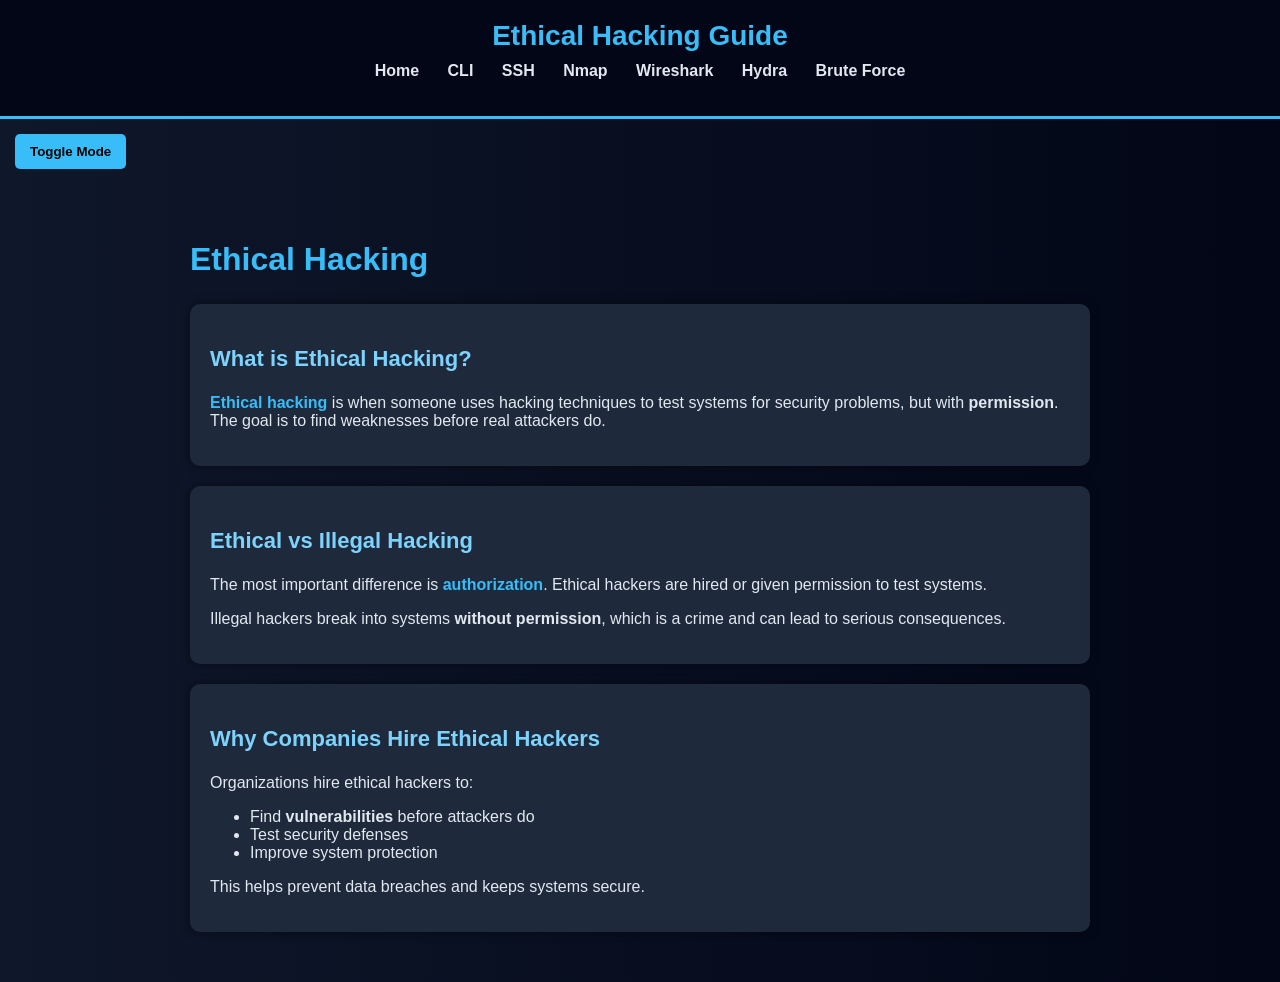
<file: index.html>
<!DOCTYPE html>
<html lang="en">
<head>
    <meta charset="UTF-8">
    <title>Ethical Hacking Guide</title>
    <link rel="stylesheet" href="style.css">
</head>

<body>

<nav>
    <h1>Ethical Hacking Guide</h1>
    <ul>
        <li><a href="index.html">Home</a></li>
        <li><a href="cli.html">CLI</a></li>
        <li><a href="ssh.html">SSH</a></li>
        <li><a href="nmap.html">Nmap</a></li>
        <li><a href="wireshark.html">Wireshark</a></li>
        <li><a href="hydra.html">Hydra</a></li>
        <li><a href="bruteforce.html">Brute Force</a></li>
    </ul>
</nav>

<button onclick="toggleMode()">Toggle Mode</button>

<main>

<h2>Ethical Hacking</h2>

<div class="section">
<h3>What is Ethical Hacking?</h3>
<p>
<span class="highlight">Ethical hacking</span> is when someone uses hacking techniques to test systems
for security problems, but with <b>permission</b>. The goal is to find weaknesses
before real attackers do.
</p>
</div>

<div class="section">
<h3>Ethical vs Illegal Hacking</h3>
<p>
The most important difference is <span class="highlight">authorization</span>.
Ethical hackers are hired or given permission to test systems.
</p>

<p>
Illegal hackers break into systems <b>without permission</b>, which is a crime
and can lead to serious consequences.
</p>
</div>

<div class="section">
<h3>Why Companies Hire Ethical Hackers</h3>
<p>
Organizations hire ethical hackers to:
</p>

<ul>
<li>Find <b>vulnerabilities</b> before attackers do</li>
<li>Test security defenses</li>
<li>Improve system protection</li>
</ul>

<p>
This helps prevent data breaches and keeps systems secure.
</p>
</div>

</main>

<script src="script.js"></script>
</body>
</html>
</file>
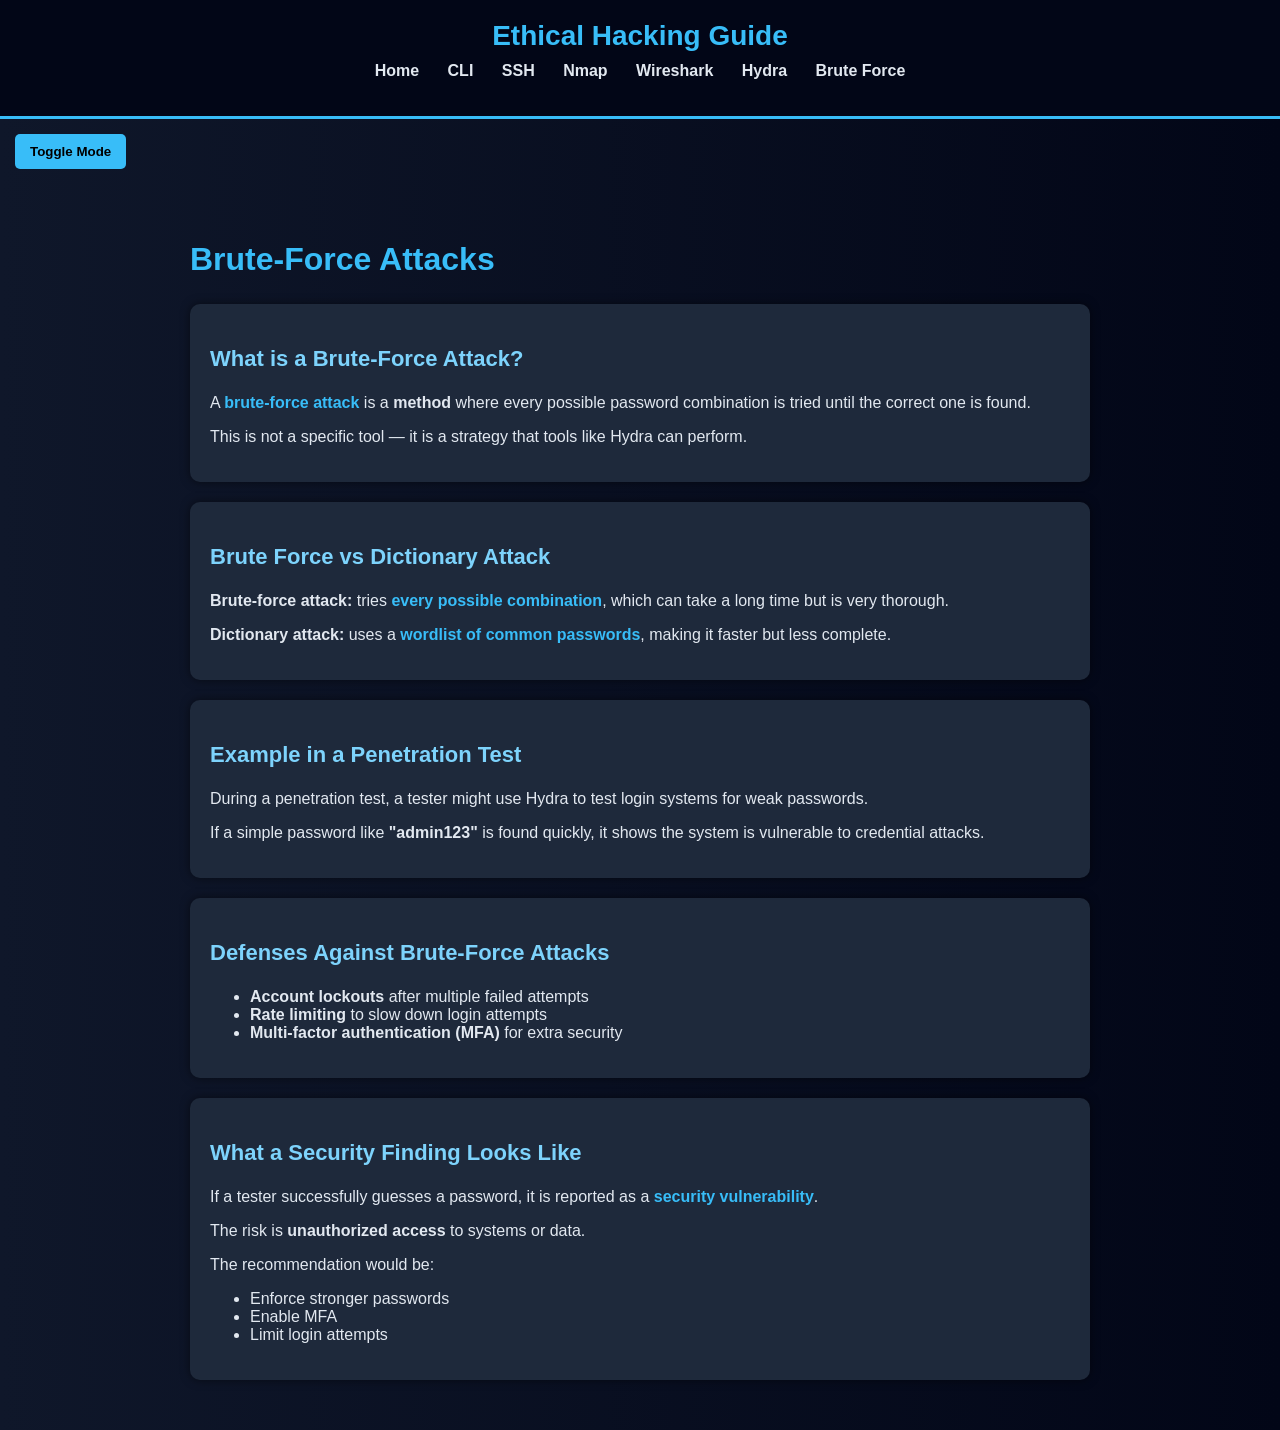
<file: bruteforce.html>
<!DOCTYPE html>
<html lang="en">
<head>
    <meta charset="UTF-8">
    <title>Brute Force Attacks</title>
    <link rel="stylesheet" href="style.css">
</head>

<body>

<nav>
    <h1>Ethical Hacking Guide</h1>
    <ul>
        <li><a href="index.html">Home</a></li>
        <li><a href="cli.html">CLI</a></li>
        <li><a href="ssh.html">SSH</a></li>
        <li><a href="nmap.html">Nmap</a></li>
        <li><a href="wireshark.html">Wireshark</a></li>
        <li><a href="hydra.html">Hydra</a></li>
        <li><a href="bruteforce.html">Brute Force</a></li>
    </ul>
</nav>

<button onclick="toggleMode()">Toggle Mode</button>

<main>

<h2>Brute-Force Attacks</h2>

<div class="section">
<h3>What is a Brute-Force Attack?</h3>
<p>
A <span class="highlight">brute-force attack</span> is a <b>method</b> where every possible password 
combination is tried until the correct one is found.
</p>

<p>
This is not a specific tool — it is a strategy that tools like Hydra can perform.
</p>
</div>

<div class="section">
<h3>Brute Force vs Dictionary Attack</h3>
<p>
<b>Brute-force attack:</b> tries <span class="highlight">every possible combination</span>, 
which can take a long time but is very thorough.
</p>

<p>
<b>Dictionary attack:</b> uses a <span class="highlight">wordlist of common passwords</span>, 
making it faster but less complete.
</p>
</div>

<div class="section">
<h3>Example in a Penetration Test</h3>
<p>
During a penetration test, a tester might use Hydra to test login systems for weak passwords.
</p>

<p>
If a simple password like <b>"admin123"</b> is found quickly, it shows the system is vulnerable 
to credential attacks.
</p>
</div>

<div class="section">
<h3>Defenses Against Brute-Force Attacks</h3>
<ul>
<li><b>Account lockouts</b> after multiple failed attempts</li>
<li><b>Rate limiting</b> to slow down login attempts</li>
<li><b>Multi-factor authentication (MFA)</b> for extra security</li>
</ul>
</div>

<div class="section">
<h3>What a Security Finding Looks Like</h3>
<p>
If a tester successfully guesses a password, it is reported as a 
<span class="highlight">security vulnerability</span>.
</p>

<p>
The risk is <b>unauthorized access</b> to systems or data.
</p>

<p>
The recommendation would be:
</p>

<ul>
<li>Enforce stronger passwords</li>
<li>Enable MFA</li>
<li>Limit login attempts</li>
</ul>
</div>

</main>

<script src="script.js"></script>
</body>
</html>
</file>
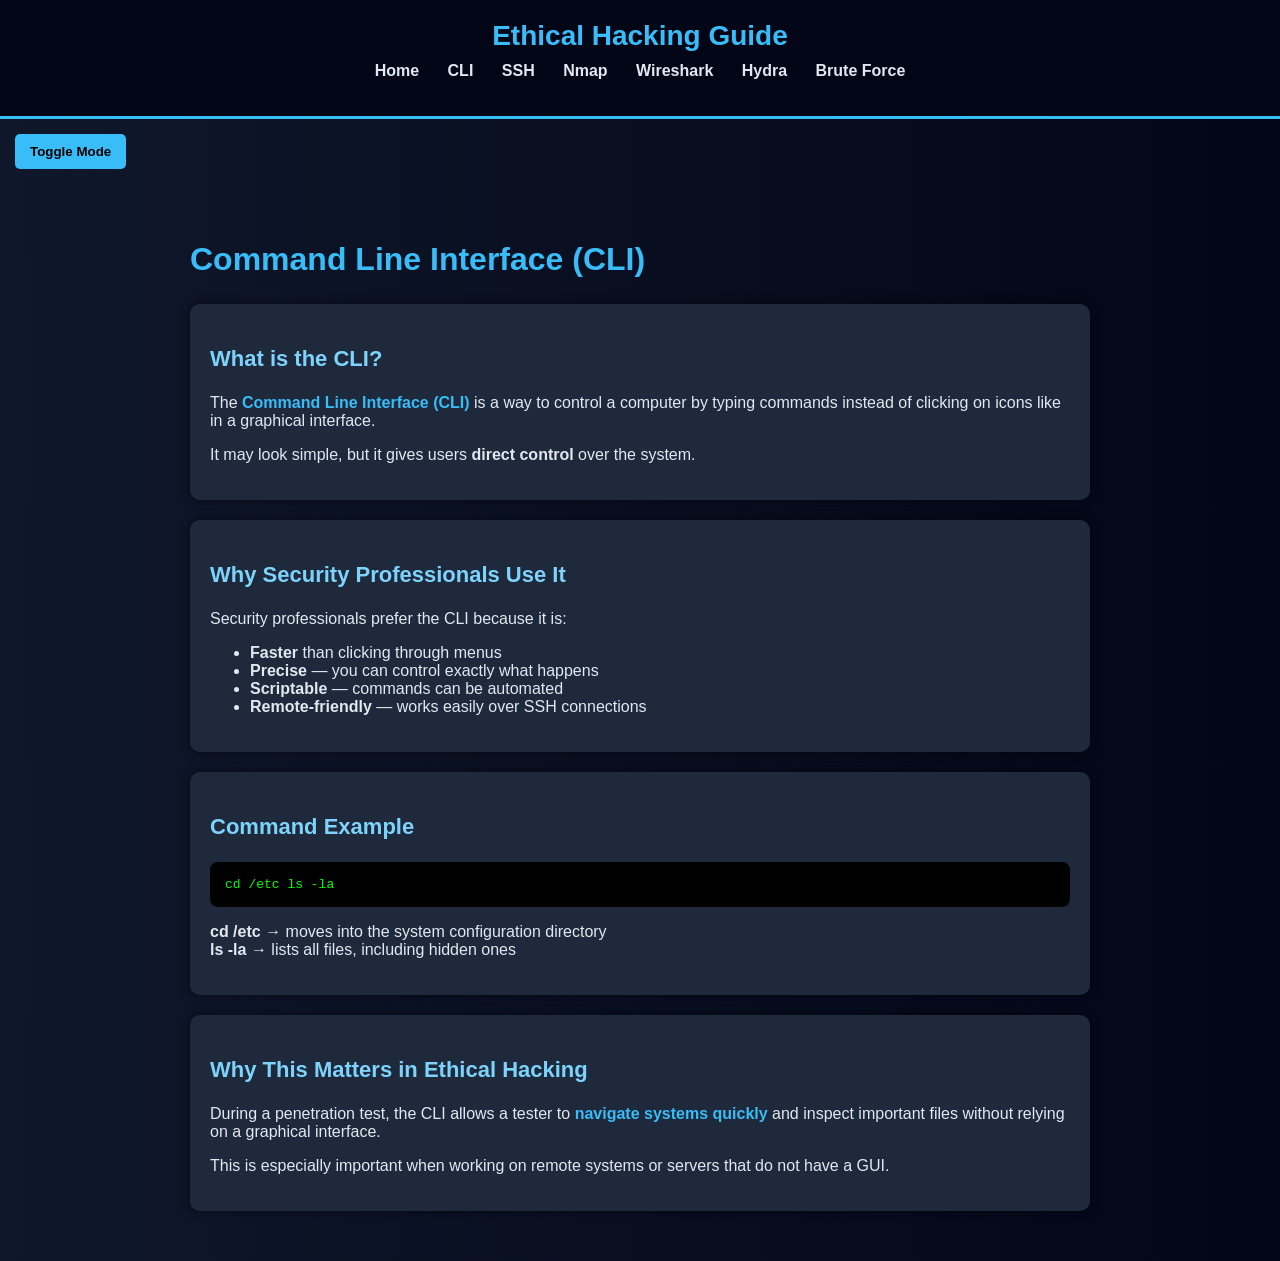
<file: cli.html>
<!DOCTYPE html>
<html lang="en">
<head>
    <meta charset="UTF-8">
    <title>CLI</title>
    <link rel="stylesheet" href="style.css">
</head>

<body>

<nav>
    <h1>Ethical Hacking Guide</h1>
    <ul>
        <li><a href="index.html">Home</a></li>
        <li><a href="cli.html">CLI</a></li>
        <li><a href="ssh.html">SSH</a></li>
        <li><a href="nmap.html">Nmap</a></li>
        <li><a href="wireshark.html">Wireshark</a></li>
        <li><a href="hydra.html">Hydra</a></li>
        <li><a href="bruteforce.html">Brute Force</a></li>
    </ul>
</nav>

<button onclick="toggleMode()">Toggle Mode</button>

<main>

<h2>Command Line Interface (CLI)</h2>

<div class="section">
<h3>What is the CLI?</h3>
<p>
The <span class="highlight">Command Line Interface (CLI)</span> is a way to control a computer
by typing commands instead of clicking on icons like in a graphical interface.
</p>

<p>
It may look simple, but it gives users <b>direct control</b> over the system.
</p>
</div>

<div class="section">
<h3>Why Security Professionals Use It</h3>
<p>
Security professionals prefer the CLI because it is:
</p>

<ul>
<li><b>Faster</b> than clicking through menus</li>
<li><b>Precise</b> — you can control exactly what happens</li>
<li><b>Scriptable</b> — commands can be automated</li>
<li><b>Remote-friendly</b> — works easily over SSH connections</li>
</ul>
</div>

<div class="section">
<h3>Command Example</h3>

<code>
cd /etc
ls -la
</code>

<p>
<b>cd /etc</b> → moves into the system configuration directory<br>
<b>ls -la</b> → lists all files, including hidden ones
</p>

</div>

<div class="section">
<h3>Why This Matters in Ethical Hacking</h3>
<p>
During a penetration test, the CLI allows a tester to <span class="highlight">navigate systems quickly</span>
and inspect important files without relying on a graphical interface.
</p>

<p>
This is especially important when working on remote systems or servers that do not have a GUI.
</p>
</div>

</main>

<script src="script.js"></script>
</body>
</html>
</file>
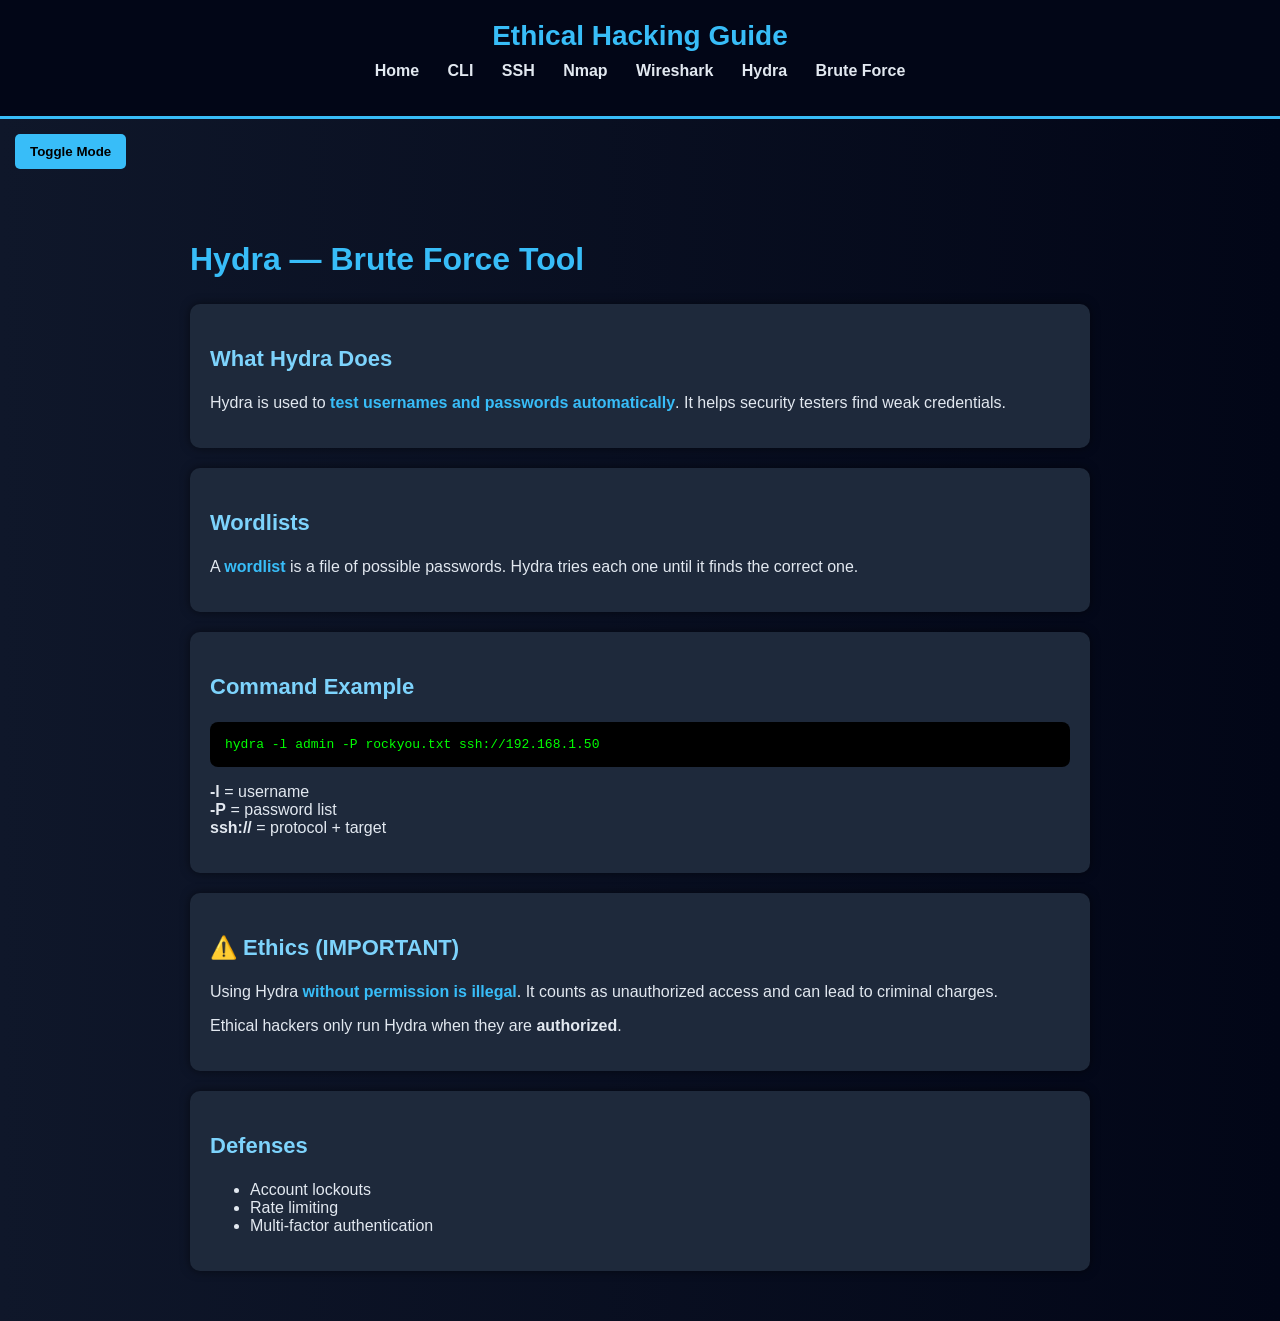
<file: hydra.html>
<!DOCTYPE html>
<html lang="en">
<head>
    <meta charset="UTF-8">
    <title>Hydra</title>
    <link rel="stylesheet" href="style.css">
</head>

<body>

<nav>
    <h1>Ethical Hacking Guide</h1>
    <ul>
        <li><a href="index.html">Home</a></li>
        <li><a href="cli.html">CLI</a></li>
        <li><a href="ssh.html">SSH</a></li>
        <li><a href="nmap.html">Nmap</a></li>
        <li><a href="wireshark.html">Wireshark</a></li>
        <li><a href="hydra.html">Hydra</a></li>
        <li><a href="bruteforce.html">Brute Force</a></li>
    </ul>
</nav>

<button onclick="toggleMode()">Toggle Mode</button>

<main>

<h2>Hydra — Brute Force Tool</h2>

<div class="section">
<h3>What Hydra Does</h3>
<p>
Hydra is used to <span class="highlight">test usernames and passwords automatically</span>.
It helps security testers find weak credentials.
</p>
</div>

<div class="section">
<h3>Wordlists</h3>
<p>
A <span class="highlight">wordlist</span> is a file of possible passwords.
Hydra tries each one until it finds the correct one.
</p>
</div>

<div class="section">
<h3>Command Example</h3>

<code>
hydra -l admin -P rockyou.txt ssh://192.168.1.50
</code>

<p>
<b>-l</b> = username<br>
<b>-P</b> = password list<br>
<b>ssh://</b> = protocol + target
</p>

</div>

<div class="section">
<h3>⚠️ Ethics (IMPORTANT)</h3>
<p>
Using Hydra <span class="highlight">without permission is illegal</span>.
It counts as unauthorized access and can lead to criminal charges.
</p>

<p>
Ethical hackers only run Hydra when they are <b>authorized</b>.
</p>
</div>

<div class="section">
<h3>Defenses</h3>
<ul>
<li>Account lockouts</li>
<li>Rate limiting</li>
<li>Multi-factor authentication</li>
</ul>
</div>

</main>

<script src="script.js"></script>
</body>
</html>
</file>
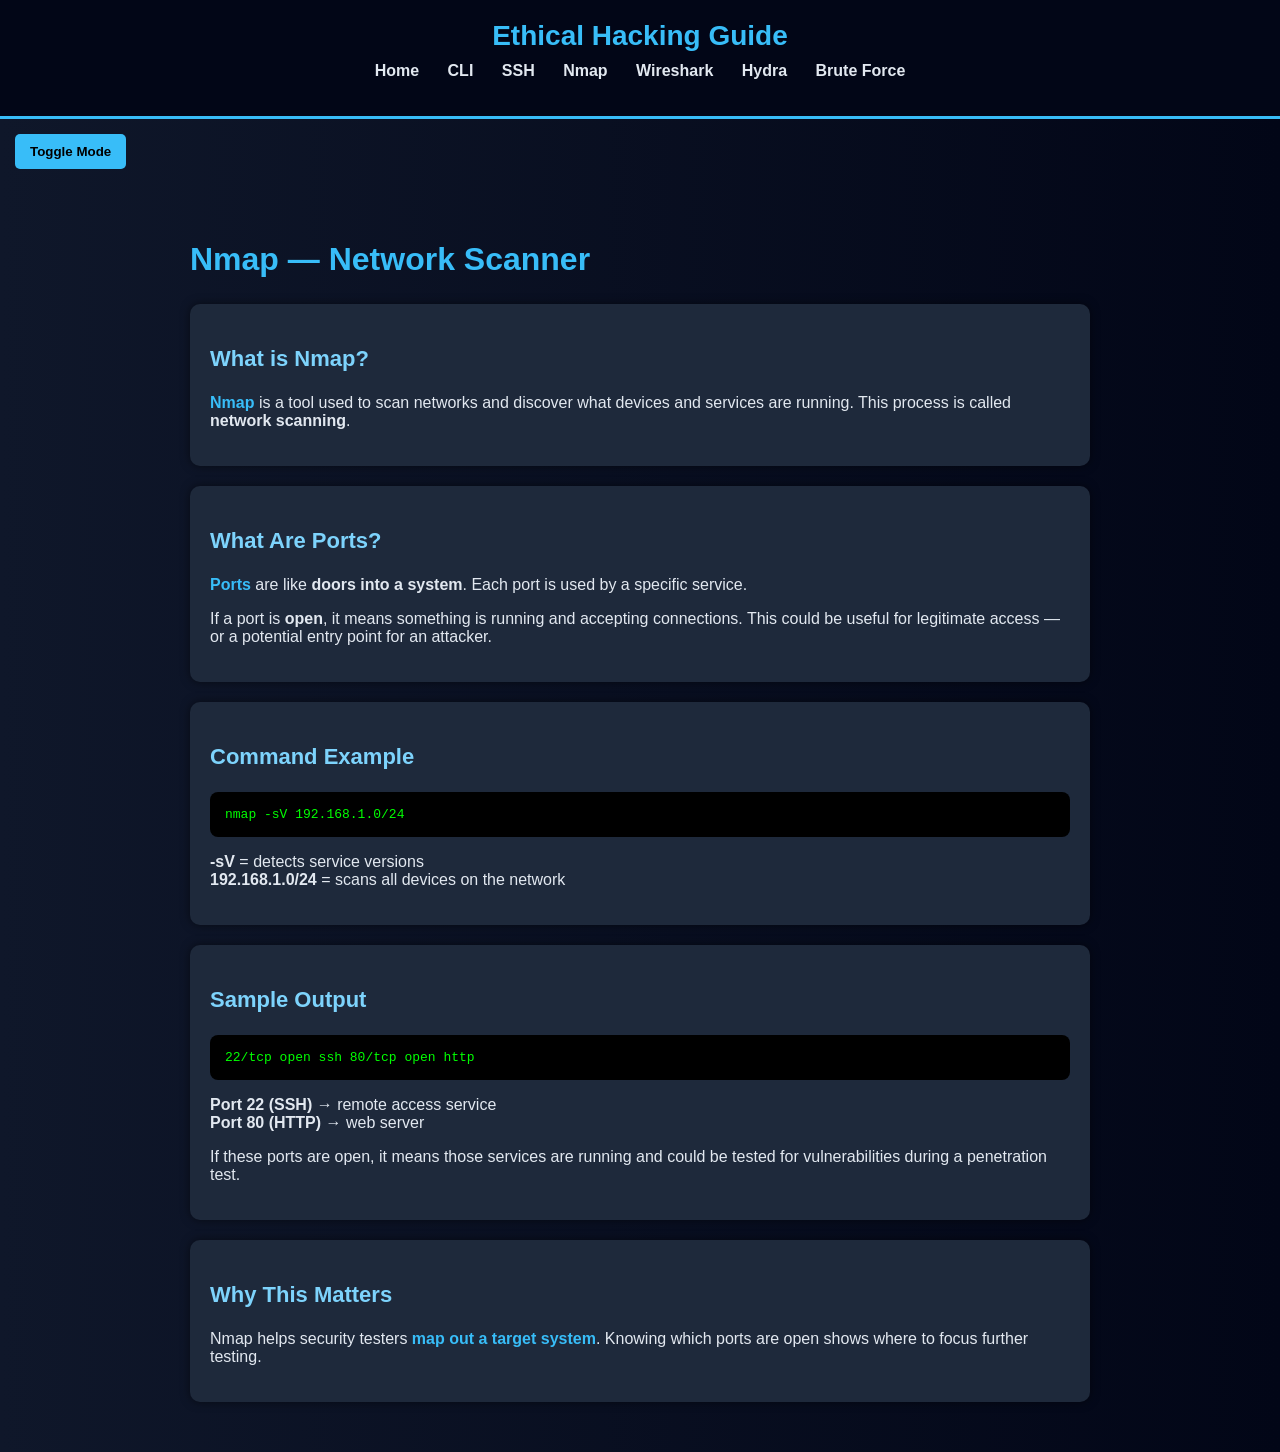
<file: nmap.html>
<!DOCTYPE html>
<html lang="en">
<head>
    <meta charset="UTF-8">
    <title>Nmap</title>
    <link rel="stylesheet" href="style.css">
</head>

<body>

<nav>
    <h1>Ethical Hacking Guide</h1>
    <ul>
        <li><a href="index.html">Home</a></li>
        <li><a href="cli.html">CLI</a></li>
        <li><a href="ssh.html">SSH</a></li>
        <li><a href="nmap.html">Nmap</a></li>
        <li><a href="wireshark.html">Wireshark</a></li>
        <li><a href="hydra.html">Hydra</a></li>
        <li><a href="bruteforce.html">Brute Force</a></li>
    </ul>
</nav>

<button onclick="toggleMode()">Toggle Mode</button>

<main>

<h2>Nmap — Network Scanner</h2>

<div class="section">
<h3>What is Nmap?</h3>
<p>
<span class="highlight">Nmap</span> is a tool used to scan networks and discover what devices
and services are running. This process is called <b>network scanning</b>.
</p>
</div>

<div class="section">
<h3>What Are Ports?</h3>
<p>
<span class="highlight">Ports</span> are like <b>doors into a system</b>. Each port is used by a specific service.
</p>

<p>
If a port is <b>open</b>, it means something is running and accepting connections.
This could be useful for legitimate access — or a potential entry point for an attacker.
</p>
</div>

<div class="section">
<h3>Command Example</h3>

<code>
nmap -sV 192.168.1.0/24
</code>

<p>
<b>-sV</b> = detects service versions<br>
<b>192.168.1.0/24</b> = scans all devices on the network
</p>

</div>

<div class="section">
<h3>Sample Output</h3>

<code>
22/tcp open ssh
80/tcp open http
</code>

<p>
<b>Port 22 (SSH)</b> → remote access service<br>
<b>Port 80 (HTTP)</b> → web server
</p>

<p>
If these ports are open, it means those services are running and could be tested
for vulnerabilities during a penetration test.
</p>

</div>

<div class="section">
<h3>Why This Matters</h3>
<p>
Nmap helps security testers <span class="highlight">map out a target system</span>.
Knowing which ports are open shows where to focus further testing.
</p>
</div>

</main>

<script src="script.js"></script>
</body>
</html>
</file>
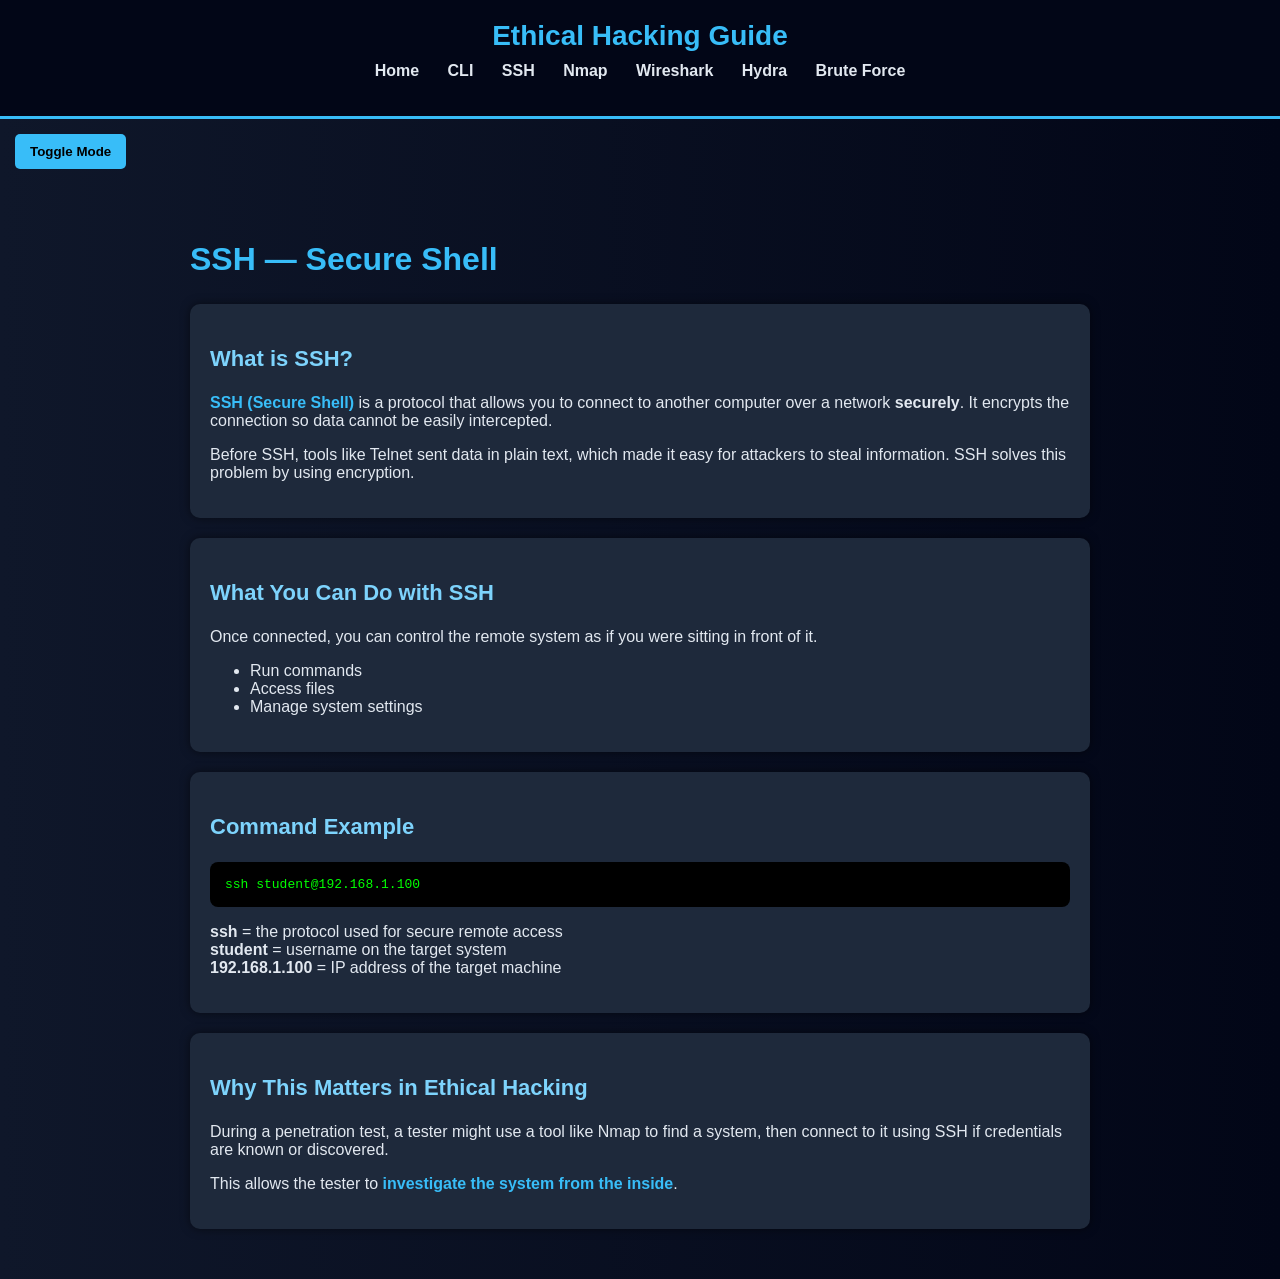
<file: ssh.html>
<!DOCTYPE html>
<html lang="en">
<head>
    <meta charset="UTF-8">
    <title>SSH</title>
    <link rel="stylesheet" href="style.css">
</head>

<body>

<nav>
    <h1>Ethical Hacking Guide</h1>
    <ul>
        <li><a href="index.html">Home</a></li>
        <li><a href="cli.html">CLI</a></li>
        <li><a href="ssh.html">SSH</a></li>
        <li><a href="nmap.html">Nmap</a></li>
        <li><a href="wireshark.html">Wireshark</a></li>
        <li><a href="hydra.html">Hydra</a></li>
        <li><a href="bruteforce.html">Brute Force</a></li>
    </ul>
</nav>

<button onclick="toggleMode()">Toggle Mode</button>

<main>

<h2>SSH — Secure Shell</h2>

<div class="section">
<h3>What is SSH?</h3>
<p>
<span class="highlight">SSH (Secure Shell)</span> is a protocol that allows you to connect to another computer
over a network <b>securely</b>. It encrypts the connection so data cannot be easily intercepted.
</p>

<p>
Before SSH, tools like Telnet sent data in plain text, which made it easy for attackers to steal information.
SSH solves this problem by using encryption.
</p>
</div>

<div class="section">
<h3>What You Can Do with SSH</h3>
<p>
Once connected, you can control the remote system as if you were sitting in front of it.
</p>

<ul>
<li>Run commands</li>
<li>Access files</li>
<li>Manage system settings</li>
</ul>
</div>

<div class="section">
<h3>Command Example</h3>

<code>
ssh student@192.168.1.100
</code>

<p>
<b>ssh</b> = the protocol used for secure remote access<br>
<b>student</b> = username on the target system<br>
<b>192.168.1.100</b> = IP address of the target machine
</p>

</div>

<div class="section">
<h3>Why This Matters in Ethical Hacking</h3>
<p>
During a penetration test, a tester might use a tool like Nmap to find a system,
then connect to it using SSH if credentials are known or discovered.
</p>

<p>
This allows the tester to <span class="highlight">investigate the system from the inside</span>.
</p>
</div>

</main>

<script src="script.js"></script>
</body>
</html>
</file>
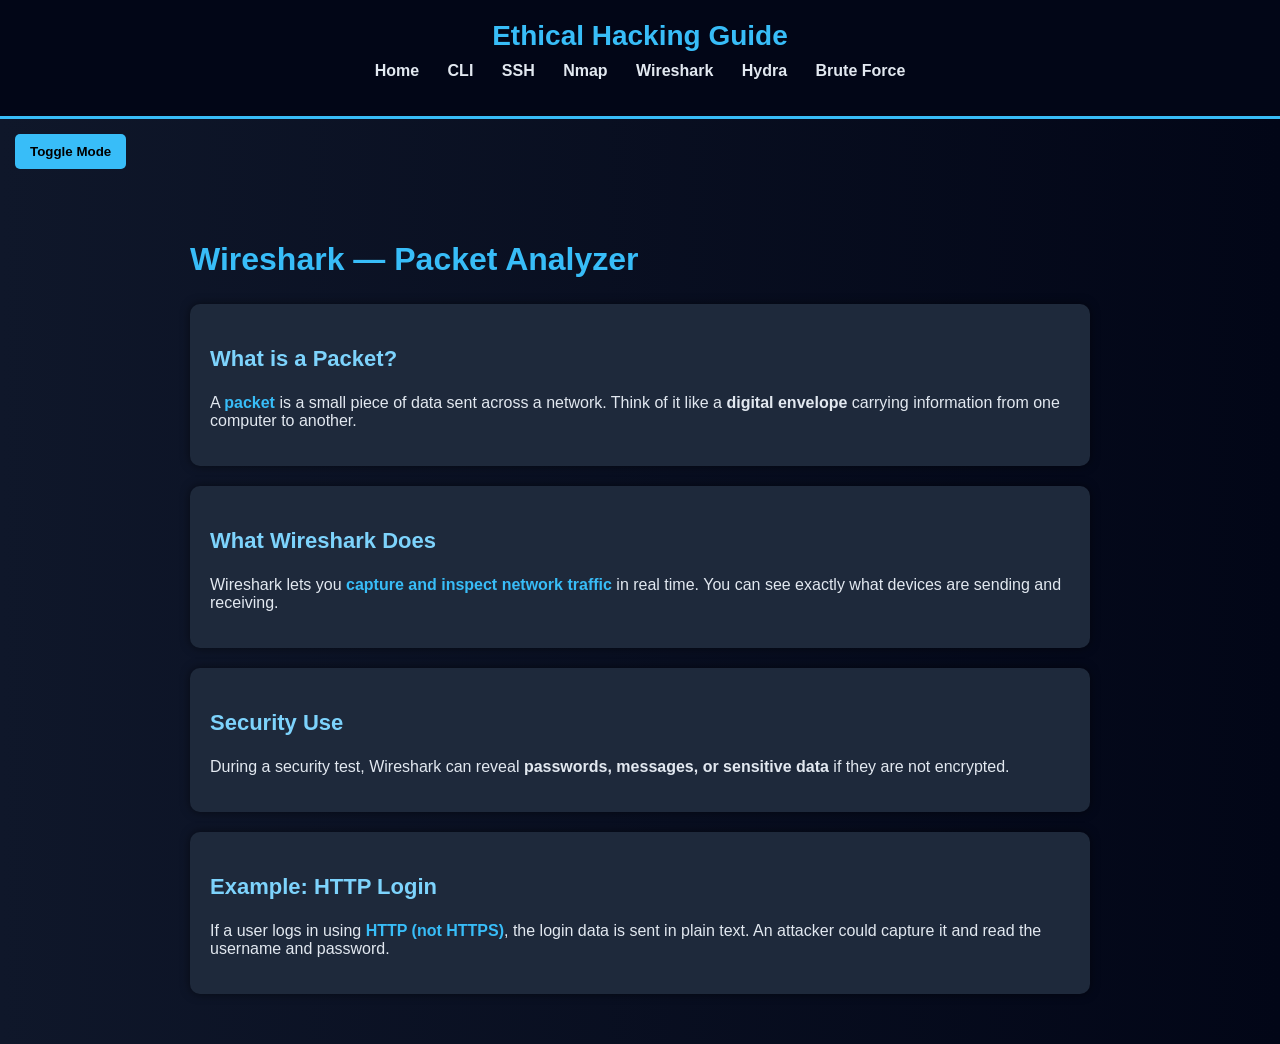
<file: wireshark.html>
<!DOCTYPE html>
<html>
<head>
    <title>Wireshark</title>
    <link rel="stylesheet" href="style.css">
</head>
<body>

<nav>
    <h1>Ethical Hacking Guide</h1>
    <ul>
        <li><a href="index.html">Home</a></li>
        <li><a href="cli.html">CLI</a></li>
        <li><a href="ssh.html">SSH</a></li>
        <li><a href="nmap.html">Nmap</a></li>
        <li><a href="wireshark.html">Wireshark</a></li>
        <li><a href="hydra.html">Hydra</a></li>
        <li><a href="bruteforce.html">Brute Force</a></li>
    </ul>
</nav>

<button onclick="toggleMode()">Toggle Mode</button>

<main>
<h2>Wireshark — Packet Analyzer</h2>

<div class="section">
<h3>What is a Packet?</h3>
<p>
A <span class="highlight">packet</span> is a small piece of data sent across a network.
Think of it like a <b>digital envelope</b> carrying information from one computer to another.
</p>
</div>

<div class="section">
<h3>What Wireshark Does</h3>
<p>
Wireshark lets you <span class="highlight">capture and inspect network traffic</span> in real time.
You can see exactly what devices are sending and receiving.
</p>
</div>

<div class="section">
<h3>Security Use</h3>
<p>
During a security test, Wireshark can reveal <b>passwords, messages, or sensitive data</b>
if they are not encrypted.
</p>
</div>

<div class="section">
<h3>Example: HTTP Login</h3>
<p>
If a user logs in using <span class="highlight">HTTP (not HTTPS)</span>, the login data is sent in plain text.
An attacker could capture it and read the username and password.
</p>
</div>

</main>
<script src="script.js"></script>
</body>
</html>
</file>
<file: style.css>
body {
    margin: 0;
    font-family: 'Segoe UI', Arial, sans-serif;
    background: linear-gradient(to right, #0f172a, #020617);
    color: #e2e8f0;
}

/* NAVBAR */
nav {
    background: #020617;
    padding: 20px;
    border-bottom: 3px solid #38bdf8;
    text-align: center;
}

nav h1 {
    margin: 0;
    color: #38bdf8;
    font-size: 28px;
}

nav ul {
    margin-top: 10px;
    padding: 0;
}

nav li {
    display: inline;
    margin: 0 12px;
}

nav a {
    color: #e2e8f0;
    text-decoration: none;
    font-weight: bold;
}

nav a:hover {
    color: #38bdf8;
}

/* BUTTON */
button {
    margin: 15px;
    padding: 10px 15px;
    border: none;
    background: #38bdf8;
    color: black;
    font-weight: bold;
    border-radius: 5px;
    cursor: pointer;
}

button:hover {
    background: #0ea5e9;
}

/* MAIN CONTENT */
main {
    padding: 30px;
    max-width: 900px;
    margin: auto;
}

/* HEADINGS */
h2 {
    color: #38bdf8;
    font-size: 32px;
}

h3 {
    color: #7dd3fc;
    font-size: 22px;
}

/* SECTIONS */
.section {
    background: #1e293b;
    padding: 20px;
    margin-bottom: 20px;
    border-radius: 10px;
    box-shadow: 0 0 10px rgba(0,0,0,0.5);
}

/* CODE BLOCK */
code {
    display: block;
    background: black;
    color: lime;
    padding: 15px;
    border-radius: 8px;
    margin-top: 10px;
    font-family: monospace;
}

/* BOLD HIGHLIGHTS */
.highlight {
    color: #38bdf8;
    font-weight: bold;
}

/* LIGHT MODE */
.light {
    background: white;
    color: black;
}

.light nav {
    background: #ddd;
}

.light .section {
    background: #f1f5f9;
}
</file>
